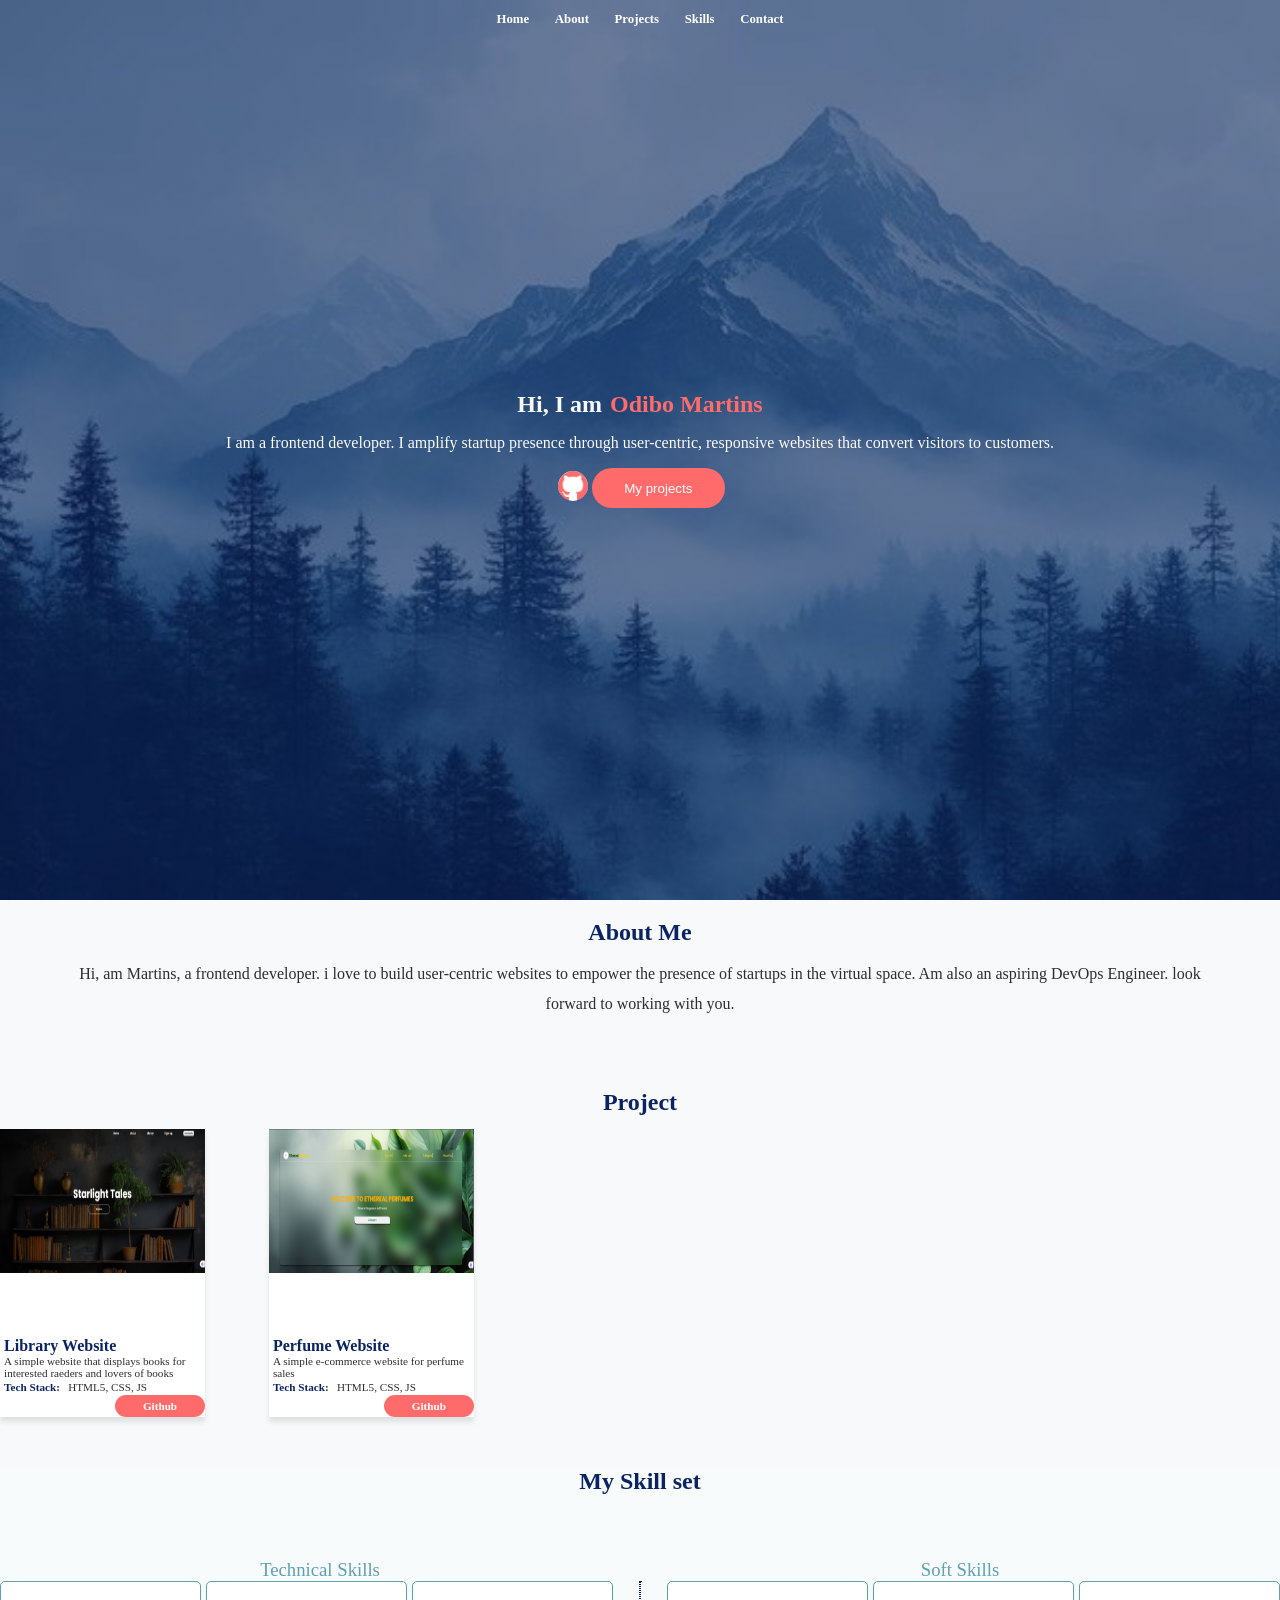
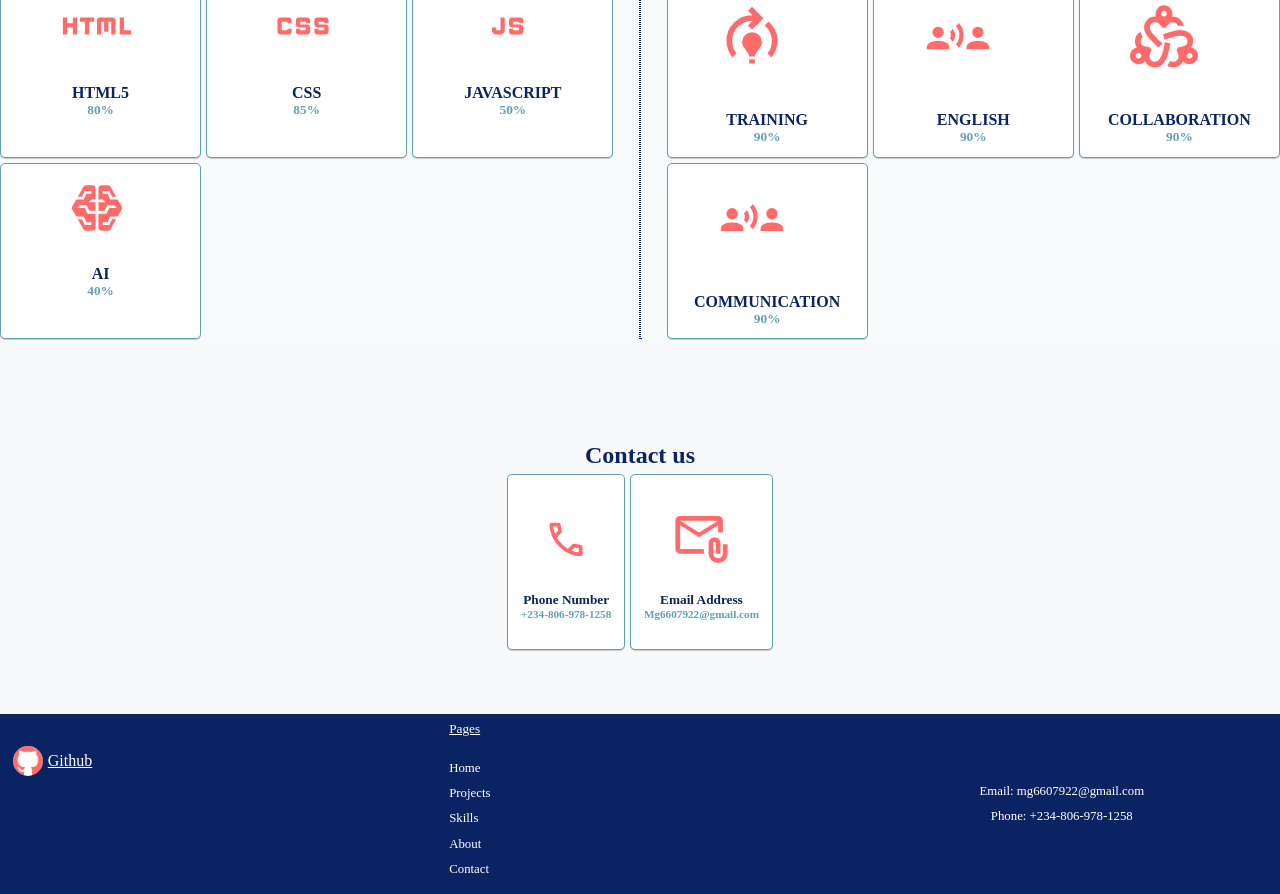
<file: index.html>
<!DOCTYPE html>
<html lang="en">
<head>
    <meta charset="UTF-8">
    <meta name="viewport" content="width=device-width, initial-scale=1.0">
    <title>My Portfolio</title>
    <link rel="stylesheet" href="style.css">
</head>
<body>
    <section class="hero-section" id="home">
        <nav>
            <!-- <h5>SSMB</h5> -->
            <a href="#home" class="links">Home</a>
            <a href="#about-me" class="links">About</a>
            <a href="#project" class="links">Projects</a>
            <a href="#skill-set" class="links">Skills</a>
            <a href="#contact" class="links">Contact</a>
        </nav>

       <div class="name-texts">
         <div class="name">
            <h1 id="greet">Hi, I am <h1 id="name">Odibo Martins</h1></h1>
         </div>
            <div class="texts">
                <p>I am a frontend developer. I amplify startup presence through user-centric, responsive websites that convert visitors to customers. </p>
            </div>
           <div class="project-icon-btn">
             <a href="https://github.com/Arjun-od"><img src="./images/XXFX9704.JPG" alt=""></a>
             <a href="#project" id="btn"><button>My projects</button></a>
           </div>
        </div>

        
    </section>
        <section id="about-me">
            <h2>About Me</h2>
             <div class="content">
                <div class="aside1">
                 <!-- <img src="./images/IMG_E3513.JPG" alt=""> -->
                </div>
                <div class="aside2">
                <p>Hi, am Martins, a frontend developer. i love to build user-centric websites to empower the presence of startups in the virtual space. Am also an aspiring DevOps Engineer. look forward to working with you.</p>
                <!-- <button>More</button> -->
                </div>
            </div>
        </section>

        <section id="project">
            <h2>Project</h2>
             <div class="projects" id="projects">
                <div class="card">
                    <img src="./images/library-website.png" alt="library-website">
                    <div class="title-etc">
                        <h4>Library Website</h4>
                        <p>A simple website that displays books for interested raeders and lovers of books</p>
                        <div class="text"><p id="tech">Tech Stack:</p><p>HTML5, CSS, JS</p></div>
                        <div class="btn"><a href="https://github.com/Arjun-od/Book-website/tree/master"><button>Github</button></a></div>
                    </div>
                </div>

                <div class="card">
                    <img src="./images/perfume_website.png" alt="perfume-website">
                    <div class="title-etc">
                        <h4>Perfume Website</h4>
                        <p>A simple e-commerce website for perfume sales</p>
                        <div class="text"><p id="tech">Tech Stack:</p><p>HTML5, CSS, JS</p></div>
                        <div class="btn"><a href="https://github.com/Arjun-od/Perfume-e-commerce-site"><button>Github</button></a></div>
                    </div>
                </div>
            </div>
        </div>
        </section>

        <section id="skill-set">
            <h2>My Skill set</h2>
            <div class="skills-header">
                    <h3 id="tech-skill">Technical Skills</h3>
                    <h3 id="soft-skills">Soft Skills</h3>
                </div>

            <div class="skills">
                <div class="tech-skills">
                  <div class="tech-card">
                    <img src="./images/html_29dp_FF6B6B_FILL0_wght400_GRAD0_opsz24.svg" alt="html-logo">
                        <p>HTML5</p>
                        <button>80%</button>
                  </div>
                  <div class="tech-card">
                    <img src="./images/css_29dp_FF6B6B_FILL0_wght400_GRAD0_opsz24.svg" alt="css-image">
                        <p>CSS</p>
                        <button>85%</button>
                  </div>
                  <div class="tech-card">
                    <img src="./images/javascript_29dp_FF6B6B_FILL0_wght400_GRAD0_opsz24.svg" alt="js-logo">
                        <p>JAVASCRIPT</p>
                        <button>50%</button>
                  </div>
                  <div class="tech-card">
                    <img src="./images/network_intelligence_29dp_FF6B6B_FILL0_wght400_GRAD0_opsz24.svg" alt="Ai image">
                        <p>AI</p>
                        <button>40%</button>
                  </div>
                </div>

                <div class="vertical-line"></div>

                <div class="soft-skills">
                  <div class="soft-skill-card">
                        <img src="./images/model_training_29dp_FF6B6B_FILL0_wght400_GRAD0_opsz24.svg" alt="">
                        <p>TRAINING</p>
                        <button>90%</button>
                  </div>
                  <div class="soft-skill-card">
                        <img src="./images/communication_29dp_FF6B6B_FILL0_wght400_GRAD0_opsz24.svg" alt="">
                        <p>ENGLISH</p>
                        <button>90%</button>
                  </div>
                  <div class="soft-skill-card">
                        <img src="./images/diversity_2_29dp_FF6B6B_FILL0_wght400_GRAD0_opsz24 (1).svg" alt="">
                        <p>COLLABORATION</p>
                        <button>90%</button>
                  </div>
                  <div class="soft-skill-card">
                        <img src="./images/communication_29dp_FF6B6B_FILL0_wght400_GRAD0_opsz24.svg" alt="">
                        <p>COMMUNICATION</p>
                        <button>90%</button>
                  </div>
                </div>
            </div>
        </section>

        <section id="contact">
            <h2>Contact us</h2>
            <div class="contact-card">
                <div class="contacts">
                     <a href=""><img src="./images/call_24dp_FF6B6B_FILL0_wght400_GRAD0_opsz24.svg" alt=""></a>
                    <h5>Phone Number</h5>
                    <p>+234-806-978-1258</p>
                </div>
                <div class="contacts">
                    <a href=""><img src="./images/attach_email_24dp_FF6B6B_FILL0_wght400_GRAD0_opsz24.svg" alt=""></a>
                    <h5>Email Address</h5>
                    <p>Mg6607922@gmail.com</p>
                </div>
                </div>
        </section>

        <section id="footer">
            <div class="media-logo">
                <li><label for="Github"><img src="./images/XXFX9704.JPG" alt="Github logo"></label><a href="https://github.com/Arjun-od" id="Github">Github</a></li>
            </div>
            <div class="Page-ctn">
                <h5>Pages</h5>
                <div class="Page">
               <nav>
                    <a href="#home">Home</a>
                    <a href="#project">Projects</a>
                    <a href="#skill-set">Skills</a>
                    <a href="#about-me">About</a>
                    <a href="#contact">Contact</a>
               </nav>
            </div>
            </div>
            <div class="contact-us">
                 <ul>
                    <li>Email: mg6607922@gmail.com</li>
                    <l1>Phone: +234-806-978-1258</l1>
                 </ul>
            </div>
        </section>
    <script src="script.js"></script>
</body>
</html>
</file>
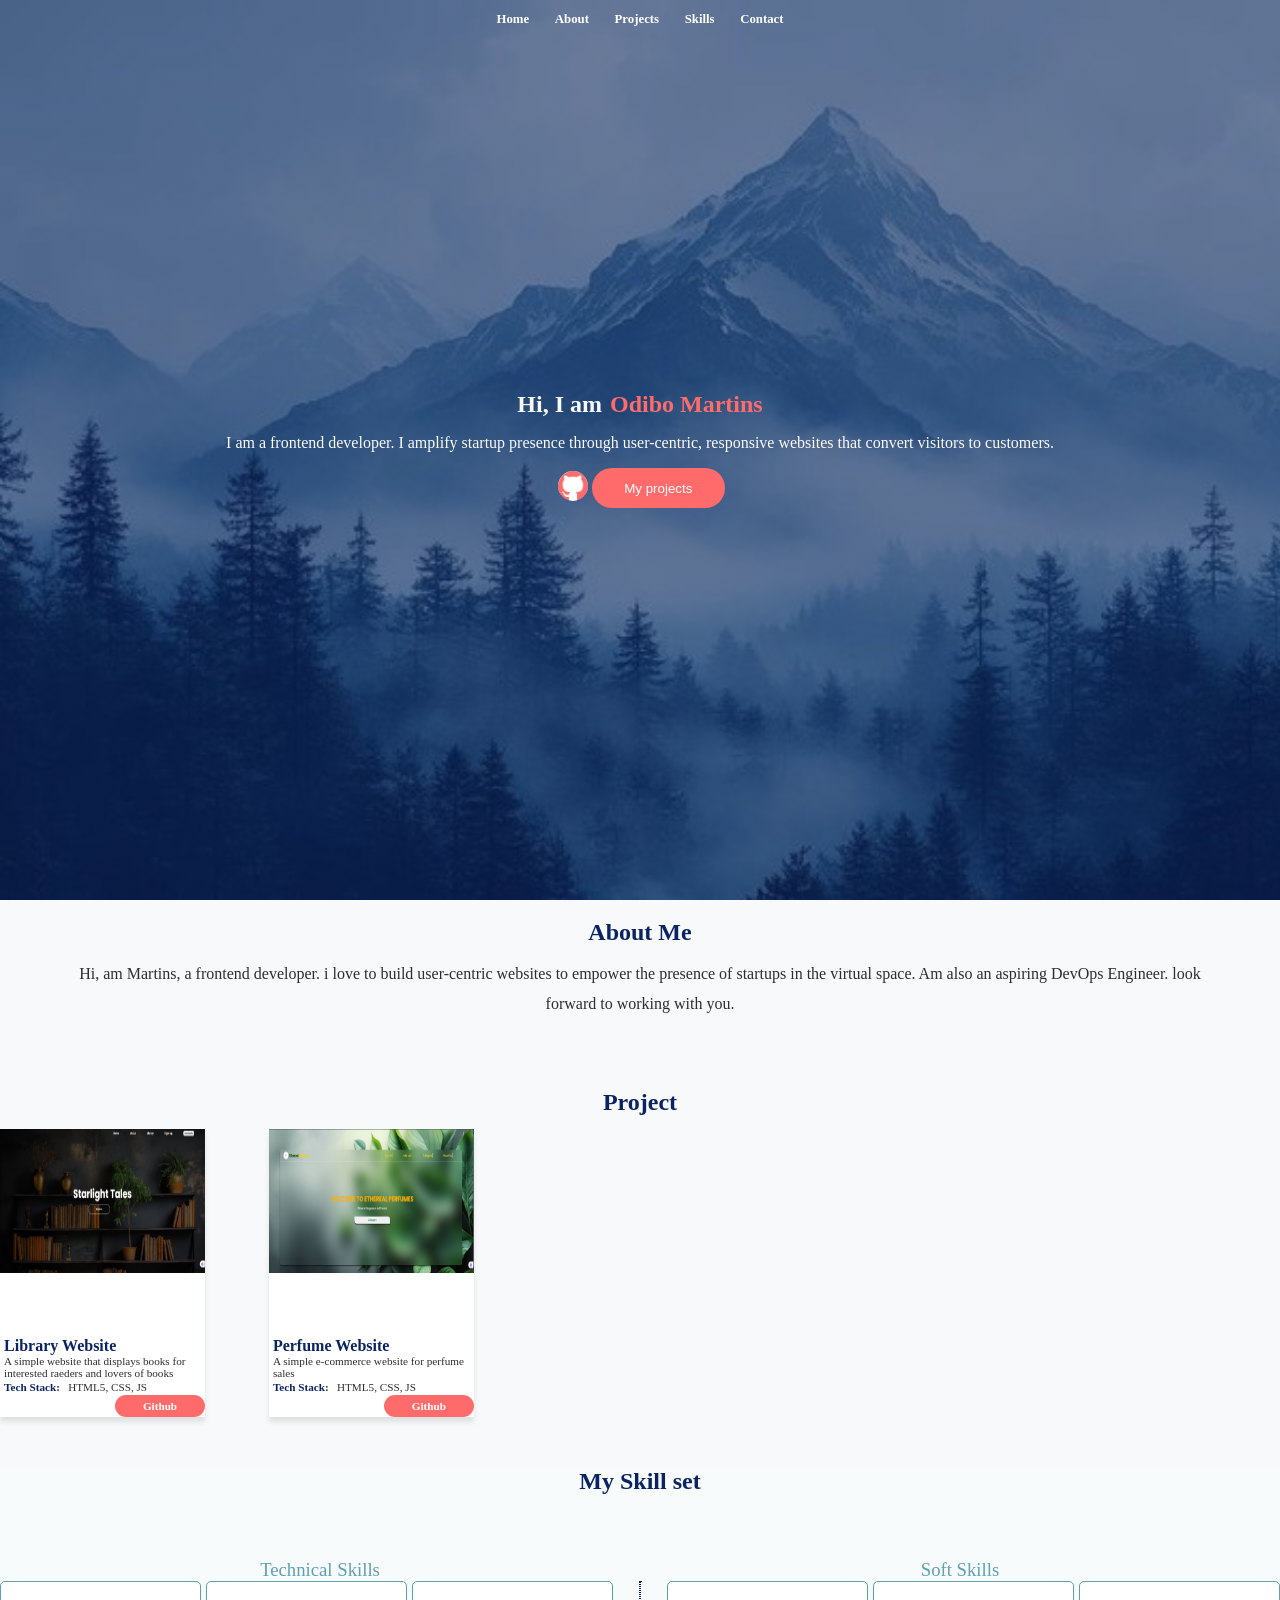
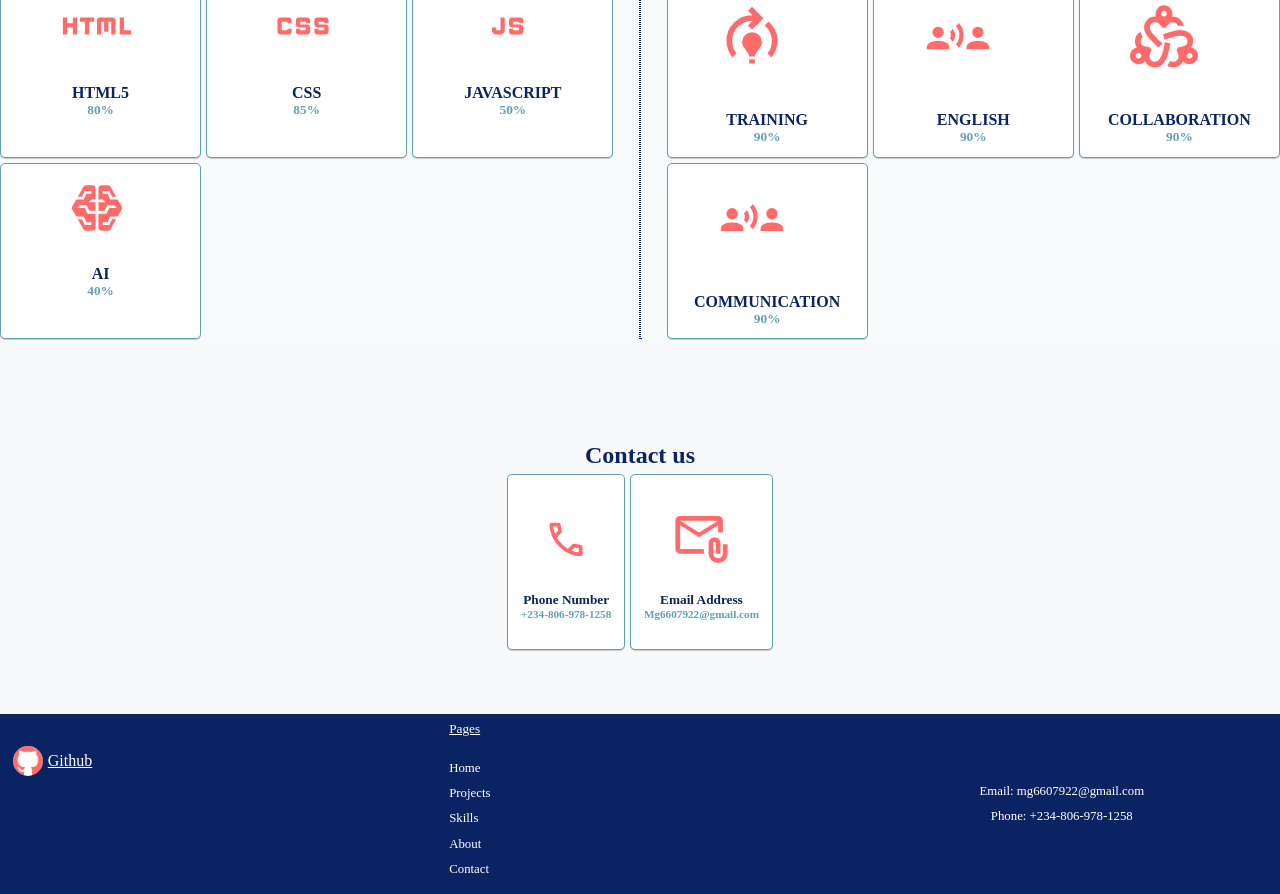
<file: home.html>
<!DOCTYPE html>
<html lang="en">
<head>
    <meta charset="UTF-8">
    <meta name="viewport" content="width=device-width, initial-scale=1.0">
    <title>My Portfolio</title>
    <link rel="stylesheet" href="./home.css">
</head>
<body>
    <section class="hero-section" id="home">
        <nav>
            <!-- <h5>SSMB</h5> -->
            <a href="#home" class="links">Home</a>
            <a href="#about-me" class="links">About</a>
            <a href="#project" class="links">Projects</a>
            <a href="#skill-set" class="links">Skills</a>
            <a href="#contact" class="links">Contact</a>
        </nav>

       <div class="name-texts">
         <div class="name">
            <h1 id="greet">Hi, I am <h1 id="name">Odibo Martins</h1></h1>
         </div>
            <div class="texts">
                <p>I am a frontend developer. I amplify startup presence through user-centric, responsive websites that convert visitors to customers. </p>
            </div>
           <div class="project-icon-btn">
             <a href="https://github.com/Arjun-od"><img src="./images/XXFX9704.JPG" alt=""></a>
             <a href="#project" id="btn"><button>My projects</button></a>
           </div>
        </div>

        
    </section>
        <section id="about-me">
            <h2>About Me</h2>
             <div class="content">
                <div class="aside1">
                 <!-- <img src="./images/IMG_E3513.JPG" alt=""> -->
                </div>
                <div class="aside2">
                <p>Hi, am Martins, a frontend developer. i love to build user-centric websites to empower the presence of startups in the virtual space. Am also an aspiring DevOps Engineer. look forward to working with you.</p>
                <!-- <button>More</button> -->
                </div>
            </div>
        </section>

        <section id="project">
            <h2>Project</h2>
             <div class="projects" id="projects">
                <div class="card">
                    <img src="./images/library-website.png" alt="library-website">
                    <div class="title-etc">
                        <h4>Library Website</h4>
                        <p>A simple website that displays books for interested raeders and lovers of books</p>
                        <div class="text"><p id="tech">Tech Stack:</p><p>HTML5, CSS, JS</p></div>
                        <div class="btn"><a href="https://github.com/Arjun-od/Book-website/tree/master"><button>Github</button></a></div>
                    </div>
                </div>

                <div class="card">
                    <img src="./images/perfume_website.png" alt="perfume-website">
                    <div class="title-etc">
                        <h4>Perfume Website</h4>
                        <p>A simple e-commerce website for perfume sales</p>
                        <div class="text"><p id="tech">Tech Stack:</p><p>HTML5, CSS, JS</p></div>
                        <div class="btn"><a href="https://github.com/Arjun-od/Perfume-e-commerce-site"><button>Github</button></a></div>
                    </div>
                </div>
            </div>
        </div>
        </section>

        <section id="skill-set">
            <h2>My Skill set</h2>
            <div class="skills-header">
                    <h3 id="tech-skill">Technical Skills</h3>
                    <h3 id="soft-skills">Soft Skills</h3>
                </div>

            <div class="skills">
                <div class="tech-skills">
                  <div class="tech-card">
                    <img src="./images/html_29dp_FF6B6B_FILL0_wght400_GRAD0_opsz24.svg" alt="html-logo">
                        <p>HTML5</p>
                        <button>80%</button>
                  </div>
                  <div class="tech-card">
                    <img src="./images/css_29dp_FF6B6B_FILL0_wght400_GRAD0_opsz24.svg" alt="css-image">
                        <p>CSS</p>
                        <button>85%</button>
                  </div>
                  <div class="tech-card">
                    <img src="./images/javascript_29dp_FF6B6B_FILL0_wght400_GRAD0_opsz24.svg" alt="js-logo">
                        <p>JAVASCRIPT</p>
                        <button>50%</button>
                  </div>
                  <div class="tech-card">
                    <img src="./images/network_intelligence_29dp_FF6B6B_FILL0_wght400_GRAD0_opsz24.svg" alt="Ai image">
                        <p>AI</p>
                        <button>40%</button>
                  </div>
                </div>

                <div class="vertical-line"></div>

                <div class="soft-skills">
                  <div class="soft-skill-card">
                        <img src="./images/model_training_29dp_FF6B6B_FILL0_wght400_GRAD0_opsz24.svg" alt="">
                        <p>TRAINING</p>
                        <button>90%</button>
                  </div>
                  <div class="soft-skill-card">
                        <img src="./images/communication_29dp_FF6B6B_FILL0_wght400_GRAD0_opsz24.svg" alt="">
                        <p>ENGLISH</p>
                        <button>90%</button>
                  </div>
                  <div class="soft-skill-card">
                        <img src="./images/diversity_2_29dp_FF6B6B_FILL0_wght400_GRAD0_opsz24 (1).svg" alt="">
                        <p>COLLABORATION</p>
                        <button>90%</button>
                  </div>
                  <div class="soft-skill-card">
                        <img src="./images/communication_29dp_FF6B6B_FILL0_wght400_GRAD0_opsz24.svg" alt="">
                        <p>COMMUNICATION</p>
                        <button>90%</button>
                  </div>
                </div>
            </div>
        </section>

        <section id="contact">
            <h2>Contact us</h2>
            <div class="contact-card">
                <div class="contacts">
                     <a href=""><img src="./images/call_24dp_FF6B6B_FILL0_wght400_GRAD0_opsz24.svg" alt=""></a>
                    <h5>Phone Number</h5>
                    <p>+234-806-978-1258</p>
                </div>
                <div class="contacts">
                    <a href=""><img src="./images/attach_email_24dp_FF6B6B_FILL0_wght400_GRAD0_opsz24.svg" alt=""></a>
                    <h5>Email Address</h5>
                    <p>Mg6607922@gmail.com</p>
                </div>
                </div>
        </section>

        <section id="footer">
            <div class="media-logo">
                <li><label for="Github"><img src="./images/XXFX9704.JPG" alt="Github logo"></label><a href="https://github.com/Arjun-od" id="Github">Github</a></li>
            </div>
            <div class="Page-ctn">
                <h5>Pages</h5>
                <div class="Page">
               <nav>
                    <a href="#home">Home</a>
                    <a href="#project">Projects</a>
                    <a href="#skill-set">Skills</a>
                    <a href="#about-me">About</a>
                    <a href="#contact">Contact</a>
               </nav>
            </div>
            </div>
            <div class="contact-us">
                 <ul>
                    <li>Email: mg6607922@gmail.com</li>
                    <l1>Phone: +234-806-978-1258</l1>
                 </ul>
            </div>
        </section>
    <script src="./home.js"></script>
</body>
</html>
</file>
<file: style.css>
*{
    box-sizing: border-box;
    margin: 0;
    padding: 0;
}

html{
    scroll-behavior: smooth;
}

body{
    padding: 0;
    background-color: #f8f9fa;
    margin: 0;
}

.hero-section{
    font-family: 'poppins';
    color: #fafafa;
    display: flex;
    height: 100vh;
    background: linear-gradient(rgba(10,36,99,0.6), rgba(10,36,99,0.6)),  url(./images/IMG_0174.JPG) no-repeat;
    background-size: cover;
    flex-direction: column;
}

h5{
    /* border: 2px solid; */
    align-content: center;
    width: 10%;
    color: rgb(255, 255, 255);
    margin-right: 1em;
}

nav{
    /* border: 2px solid; */
    color: #fafafa;
    font-family: 'poppins';
    font-size: 0.8rem;
    justify-content: center;
    font-weight: 600;
    align-items: center;
    width: 100%;
    display: flex;
    background-color: transparent;
    height: 3em;
    gap: 2em;
    box-sizing: border-box;
    /* padding: 0 1%; */
}

nav a{
    text-decoration: none;
    color: #ffffff;
    
}

nav a:hover{
    color: #ff6b6b;
}

nav a:active{
    animation: shake 0.5s ease  2 normal;
}

.hero-section .name-texts{
    /* border: 2px solid; */
    display: flex;
    gap: 1em;
    margin-top: 4%;
    height: 80%;
    align-items: center;
    padding: 0% 5% 0% 5%;
    text-align: center;
    flex-direction: column;
    justify-content: center;
}

.hero-section .name{
    /* border: 2px solid; */
    width: 100%;
    display: flex;
    justify-content: center;
    gap: 0.5em;
}

.hero-section .name #greet{
    /* border: 2px solid; */
    text-align: start;
    font-size: 1.8rem;
}

.hero-section .name #name{
    color: #ff6b6b;
    /* border: 2px solid; */
    text-align: start;
    font-size: 1.8rem;
}

.hero-section .texts p{
    font-weight: 100;
    text-align: center;
}

.hero-section .name-texts .project-icon-btn{
    /* border: 2px solid ; */
    align-items: center;
    display: flex;
    gap: 2%;
}

.hero-section .name-texts .project-icon-btn a:hover{
    transform: scale(1.1);
    transition: all 0.5s ease;
}

.hero-section .name-texts a img{
    width: 30px;
    height: 30px;
    border-radius: 50%;
}

.hero-section .name-texts button{
    width: 10em;
    height: 3em;
    border-radius: 20px;
    background-color: #ff6b6b;
    color: #ffffff;
    font-weight: 500;
    border: none;
}

.hero-section .name-texts  button:hover{
    color: rgb(255, 107, 107);
    background-color: #ffffff;
    transform: scale(0.9);
}


/* about me section */
#about-me{
    /* min-height: auto; */
    /* border: 3px solid blue; */
    font-family: 'poppins';
    text-align: center;
    background-color: #f8f9fa;
    color: #2e2e2e;
    padding: 6px 0;
    height: auto;
    margin-bottom: 5%;
}

#about-me h2{
    /* margin: 3%; */
    color: #0a2463;
    margin: 1% 0;
}
.content{
    display:flex;
    height: 80%;
}

/* #about-me .content .aside1{
    border: 2px solid rgb(54, 4, 4);
    width: 20%;
    height: 100%;
} */

/* #about-me .content .aside1 img{
    width: 100%;
    height: 100%;
    /* border-radius: 50%; */
    /* border: 4px solid; */
} */

#about-me .content .aside2{
    width: 50%;
    font-size: 0.8rem;
    text-align: center;
    align-items: center;
    display: flex;
    flex-direction: column;
    justify-content: center;
}

#about-me .content .aside2 p{
    line-height: 1.9rem;
    font-weight: 400;
    margin: 0% 5%;
}

#about-me .content .aside2 button{
    width: 10em;
    height: 3em;
    border-radius: 20px;
    background-color: #ff6b6b;
    color: #ffffff;
    font-weight: 500;border: none;
    margin-top: 2%;
}

#about-me .content .aside2 button:hover{
    color: rgb(255, 107, 107);
    background-color: #ffffff;
    border: 1px solid;
}

/* project section */

#project{
    max-height: auto;
}

#project h2{
    text-align: center;
    color: #0a2463;
    font-family: 'poppins';
    margin-bottom: 1%;
}

#project .projects{
    display: grid;
    grid-template-columns: repeat(auto-fill, minmax(200px, 1fr));
    gap: 4em;
    /* border: 2px solid; */
    background-color: #f8f9fa;
    color: #0a2463;
    box-sizing: border-box;
    transition: all 0.5s ease normal;
    opacity: 0;
    transform: translateY(50px);
    
}

#project .project-move{
    transform: translateY(0px);
    transition: all 0.5s ease normal;
    opacity: 1;
    display: grid;
    /* border: 2px solid; */
}


#project .projects .card{
    /* border: 2px solid; */
    height: 15em;
    box-shadow: 0px 5px 5px rgba(0, 0, 0, 0.1);
    background-color: #ffffff;
    transition: all 0.5s ease normal;
    font-family: 'poppins';
    display: flex;
    flex-direction: column;
}

#project .projects .card img{
   flex: 1;
}

#project .projects .card .title-etc{
    /* border: 2px solid; */
    justify-content: flex-end;
    display: flex;
    flex-direction: column;
    flex: 1;
}

#project .projects .card .title-etc .text{
    display: flex;
    margin-top: 1%;
}

#project .projects .card .title-etc .text #tech{
    color: #0a2463;
    font-weight: 600;
}


#project .projects .card .title-etc .btn{
    display: flex;
    justify-content: flex-end;
}

#project .projects .card h4{
    margin-left: 2%;
}

#project .projects .card p{
    font-size: 0.7rem;
    margin: 0% 2%;
}



#project .projects .card button{
    width: 8em;
    height: 2em;
    border-radius: 20px;
    background-color: #ff6b6b;
    color: #ffffff;
    font-weight: 600;
    border: none;
    font-size: 0.7rem;
    box-sizing: border-box;
    font-family: 'poppins';
    margin-top: 2%;  
}


#project .projects .card button:hover{
    color: rgb(255, 107, 107);
    background-color: #ffffff;
    border: 1px solid ;
}



.animate-card{
    animation: move 1s  ease-in-out normal;
}


#project .projects .card p{
    color: #2e2e2e;
}


/* skill-set region */

#skill-set{
    color: #0a2463;
    font-family: 'poppins';
    /* border: 2px solid red; */
    margin-top: 4%;
    background-color: #f8fbfc;
}

#skill-set h2{
    text-align: center;
    margin-bottom: 5%;
}

#skill-set .skills{
    display: grid;
    grid-template-columns: 1fr auto 1fr;
    min-height: auto;
    gap: 2%;
    /* border: 2px solid red; */
}


#skill-set .skills .soft-skills{
    height: auto;
    /* border: 2px solid red; */
    display: grid;
    grid-template-columns: repeat(auto-fill, minmax(150px, 1fr));
    gap: 5px;
    box-sizing: border-box;
}

#skill-set .skills .soft-skills .soft-skill-card{
    box-shadow: 0px 1px 1px rgba(0, 0, 0, 0.2);
    height: auto;
    border: 1px solid #61a0af;
    box-sizing: border-box;
    padding: 1%;
    display: flex;
    flex-direction: column;
    border-radius: 5px;
    background-color: #ffffff;
}

#skill-set .skills .soft-skills .soft-skill-card img{
    height: 40%;
    /* border: 2px solid; */
    width: 40%;
    background-color: transparent;
    margin-left: 22%;
    margin-top: 10%;
}

#skill-set .skills .soft-skills .soft-skill-card button{
    width: 100%;
    background-color: transparent;
    color: #61a0af;
    border-radius: 20px;
    border: none;
    font-weight: 600;
    font-family: 'poppins';
}

#skill-set .skills .soft-skills .soft-skill-card p{
    font-weight: 600;
    text-align: center;
    margin-top: 20%;
}




/* tech skill region */

#skill-set .skills .tech-skills{
    height: auto;
    /* border: 2px solid red; */
    display: grid;
    grid-template-columns: repeat(auto-fill, minmax(150px, 1fr));
    gap: 5px;
    box-sizing: border-box;
    justify-self: auto;
}

#skill-set .skills .tech-skills .tech-card{
    box-shadow: 0px 1px 1px rgba(0, 0, 0, 0.2);
    height: auto;
    border: 1px solid #61a0af;
    box-sizing: border-box;
    padding: 1%;
    display: flex;
    flex-direction: column;
    border-radius: 5px;
    background-color: #ffffff;
}

#skill-set .skills .tech-skills .tech-card button{
    width: 100%;
    background-color: transparent;
    color: #61a0af;
    border-radius: 20px;
    border: none;
    font-weight: 600;
    font-family: 'poppins';
    /* height: 1em; */
}

#skill-set .skills .tech-skills .tech-card img{
    height: 40%;
    /* border: 2px solid; */
    width: 40%;
    background-color: transparent;
    margin-left: 28%;
    margin-top: 4%;
}

#skill-set .skills .tech-skills .tech-card p{
    font-weight: 600;
    text-align: center;
    margin-top: 12%;
}


#skill-set  .skills-header{
    display: flex;
    /* border: 2px solid; */
}

#skill-set  .skills-header #tech-skill,
#skill-set  .skills-header #soft-skills{
    flex: 1;
    text-align: center;
    color: #61a0af;
    font-weight: 400;
}

#skill-set .skills .vertical-line{
    border: 1px dotted #0a2463;
}


/* contact region */

#contact{
    /* border: 2px solid blue; */
    display: grid;
    gap: 5px;
    box-sizing: border-box;
    font-family: 'poppins';
    margin-top: 8%;
}

#contact h2{
    text-align: center;
    color: #0a2463;
}

#contact .contact-card{
    /* border: 2px solid blue; */
    display: grid;
    grid-template-columns: repeat(auto-fill, minmax(150px, 1fr));
    gap: 5px;
    box-sizing: border-box;
}

#contact .contact-card .contacts{
    box-shadow: 0px 1px 1px rgba(0, 0, 0, 0.2);
    height: 11em;
    border: 1px solid #61a0af;
    box-sizing: border-box;
    padding: 1%;
    display: flex;
    flex-direction: column;
    border-radius: 5px;
    background-color: #ffffff;
    align-items: center;
    /* justify-content: center; */
    transition: all 0.5s 2 ease;
}

/* #contact .contact-card .contacts:hover{} */

#contact .contact-card .contacts a{
    /* border: 2px solid blue; */
    height: 70%;
    width: 70%;
    justify-content: center;
    align-items: center;
    display: flex;
    
}

#contact .contact-card .contacts a img:hover{
  animation: turn 0.5s 2 normal ease;
}

#contact .contact-card .contacts a img{
    width: 70%;
    height: 70%;
}

#contact .contact-card .contacts:nth-child(3) a img{
    width: 80%;
    height: 75%;
}

#contact .contact-card .contacts h5{
    color: #0a2463;
    /* border: 2px solid red; */
    width: 100%;
    margin: 0;
    text-align: center;
}

#contact .contact-card .contacts p{
    color: #61a0af;
    font-weight: 600;
    text-align: center;
    font-size: 0.7rem;
}


/* footer section */

#footer{
    height: 20vh;
    display: flex;
    background-color: #0a2463;
    color: #ffffff;
    font-family: 'poppins';
    margin-top: 5%;
}

#footer .media-logo ,.Page-ctn ,.contact-us{
    margin-right: 1%;
    /* border: 2px solid; */
    width: 50%;
}


#footer .media-logo{
    padding: 1%;
    box-sizing: border-box;
}

#footer .media-logo li{
    list-style-type: none;
    /* border: 2px solid white; */
    display: flex;
    align-items: center;
    gap: 5px;
    font-family: 'poppins';
    margin-top: 5%;
}

#footer .media-logo a{
    color: white;
}

#footer .media-logo a:hover{
    color: #ff6b6b;
}

#footer .media-logo label{
    justify-content: center;
    align-items: center;
    height: 30px;
}

#footer .media-logo label img{
    width: 30px;
    height: 30px;
    border-radius: 50%;
}

#footer .Page-ctn{
    display: flex;
    flex-direction: column; 
}

#footer .Page-ctn h5{
    /* border: 2px solid red; */
    text-decoration: underline;
    flex: 0.2;
    font-weight: 500;
    margin-left: 4%;
}

#footer .Page-ctn .Page{
    justify-content: center;
    align-items: center;
    display: flex;
    box-sizing: border-box;
    flex: 1;
}

#footer .Page-ctn .Page nav{
    display: flex;
    flex-direction: column;
    gap: 0.8em;
    align-items: baseline;
    margin-left: 4%;
    margin-top: 0;
}

#footer .Page-ctn .Page nav a{
    margin: 0px;
    color: rgb(255, 255, 255);
    font-weight: 200;
}

#footer .Page-ctn .Page nav a:hover{
    color: #ff6b6b;
    animation: none;
}


#footer .contact-us ul{
    /* border: 2px solid purple; */
    height: 100%;
    text-align: center;
    justify-content: center;
    display: flex;
    flex-direction: column;
    gap: 0.8em;
    font-size: 0.8rem;
}

#footer .contact-us ul li{
    list-style-type: none;
    font-weight: 200;
    
    
}




@media screen and (min-width:1420px){
    #skill-set .skills .tech-skills{
    height: auto;
    /* border: 2px solid rgb(56, 221, 14); */
    display: flex;
    /* grid-template-columns: repeat(auto-fill, minmax(150px, 1fr)); */
    gap: 5px;
    box-sizing: border-box;
    justify-content: center;
    /* justify-self: auto; */
  }

  #skill-set .skills .tech-skills .tech-card{
    box-shadow: 0px 1px 1px rgba(0, 0, 0, 0.2);
    height: auto;
    border: 1px solid #61a0af;
    box-sizing: border-box;
    padding: 1%;
    display: flex;
    flex-direction: column;
    border-radius: 5px;
    background-color: #ffffff;
    flex: 0 0 24%;
}

#skill-set .skills .soft-skills{
    height: auto;
    /* border: 2px solid red; */
    display: flex;
    /* grid-template-columns: repeat(auto-fill, minmax(150px, 1fr)); */
    gap: 5px;
    box-sizing: border-box;
  }

#skill-set .skills .soft-skills .soft-skill-card{
    box-shadow: 0px 1px 1px rgba(0, 0, 0, 0.2);
    height: auto;
    border: 1px solid #61a0af;
    box-sizing: border-box;
    padding: 1%;
    display: flex;
    flex-direction: column;
    border-radius: 5px;
    background-color: #ffffff;
    flex: 0 0 24%;
  }

#contact .contact-card{
    /* border: 2px solid blue; */
    display: flex;
    /* grid-template-columns: repeat(auto-fill, minmax(150px, 1fr)); */
    gap: 5px;
    box-sizing: border-box;
    justify-content: center;
}


#footer .media-logo {
    justify-content: center;
    align-items: center;
    display: flex;
    gap: 25px;
}

#footer .Page-ctn h5{
    /* border: 2px solid; */
    margin-top: 8%;
}

#footer .Page-ctn .Page{
    /* border: 2px solid; */
}

#footer .Page-ctn .Page nav{
    display: inline;
    box-sizing: border-box;
    /* border: 2px solid; */
    /* height: 70%; */
   
}

#footer .Page-ctn .Page nav a{
    margin: 3%;
}

#project .projects{
    display: grid;
    grid-template-columns: repeat(auto-fill, minmax(200px, 1fr));
    gap: 15px;
    /* border: 2px solid; */
    background-color: #f8f9fa;
    color: #0a2463;
    box-sizing: border-box;
    transition: all 0.5s ease normal;
    opacity: 0;
    transform: translateY(50px);
    padding-left:  34%;
}

#project .project-move{
    transform: translateY(0px);
    transition: all 0.5s ease normal;
    opacity: 1;
    display: grid;
    /* border: 2px solid; */
}


#project .projects .card{
    /* border: 2px solid; */
    height: 15em;
    box-shadow: 0px 5px 5px rgba(0, 0, 0, 0.1);
    background-color: #ffffff;
    transition: all 0.5s ease normal;
}


}


@media screen and (min-width:712px){
    #contact .contact-card{
    /* border: 2px solid blue; */
    display: flex;
    /* grid-template-columns: repeat(auto-fill, minmax(150px, 1fr)); */
    gap: 5px;
    box-sizing: border-box;
    justify-content: center;
}
}


@media screen and (min-width:360px){
    .hero-section .name{
    /* border: 2px solid; */
    width: 100%;
    display: flex;
    justify-content: center;
    gap: 0.5em;
}

.hero-section .name #greet{
    /* border: 2px solid; */
    text-align: start;
    font-size: 1.5rem;
}

.hero-section .name #name{
    color: #ff6b6b;
    /* border: 2px solid; */
    text-align: start;
    font-size: 1.5rem;
}

#project .projects .card{
    /* border: 2px solid; */
    height: 18em;
    box-shadow: 0px 5px 5px rgba(0, 0, 0, 0.1);
    background-color: #ffffff;
    transition: all 0.5s ease normal;
}



}

@media screen and (max-width:360px){
    .hero-section .name{
    /* border: 2px solid; */
    width: 100%;
    display: flex;
    justify-content: center;
    gap: 0.5em;
}

.hero-section .name #greet{
    /* border: 2px solid; */
    text-align: start;
    font-size: 1.5rem;
}

.hero-section .name #name{
    color: #ff6b6b;
    /* border: 2px solid; */
    text-align: start;
    font-size: 1.5rem;
 }

#footer .contact-us ul{
    /* border: 2px solid purple; */
    height: 100%;
    text-align: center;
    justify-content: center;
    display: flex;
    flex-direction: column;
    gap: 0.8em;
    font-size: 0.6rem;
}

#footer .media-logo li{
    align-items: center;
    display: flex;
    box-sizing: border-box;
}

#footer .media-logo a{
    color: white;
    font-size: 0.7rem;
}

#footer .media-logo label img{
    width: 20px;
    height: 20px;
    border-radius: 50%;
    margin-top: 5px;
}

#footer .Page-ctn{
    font-size: 0.7rem;
}

#footer .Page-ctn .Page nav a{
    margin: 0px;
    color: rgb(255, 255, 255);
    font-weight: 200;
    font-size: 0.7rem;
}



}


@keyframes move{
    0%{
          transform: scale(0.9)  rotateZ(0deg);
          
    }

    25%{
       
        transform: scale(1.01)   rotateZ(20deg);
           
    }

    50%{

        transform: scale(1.01)  rotateZ(20deg); 
           
    }

    100%{
        transform: scale(1) rotateZ(0deg);
    }
}


@keyframes shake{
    0%{
        transform: translateX(5px);
        transform: translateY(5px);
    }

    25%{
        transform: translateX(-5px);
    }

    50%{
        transform: translateX(5px);  
    }

    100%{
        transform: translateX(-5px);
    }
}

@keyframes turn{
    0%{
      transform: scale(0.9)  rotateZ(0deg);
    }

    25%{
        transform: scale(1.01)   rotateZ(20deg);
    }

    50%{
        transform: scale(1.01)  rotateZ(20deg);  
    }

    100%{
        transform: scale(1) rotateZ(0deg);
    }
}
</file>
<file: home.css>
*{
    box-sizing: border-box;
    margin: 0;
    padding: 0;
}

html{
    scroll-behavior: smooth;
}

body{
    padding: 0;
    background-color: #f8f9fa;
    margin: 0;
}

.hero-section{
    font-family: 'poppins';
    color: #fafafa;
    display: flex;
    height: 100vh;
    background: linear-gradient(rgba(10,36,99,0.6), rgba(10,36,99,0.6)),  url(./images/IMG_0174.JPG) no-repeat;
    background-size: cover;
    flex-direction: column;
}

h5{
    /* border: 2px solid; */
    align-content: center;
    width: 10%;
    color: rgb(255, 255, 255);
    margin-right: 1em;
}

nav{
    /* border: 2px solid; */
    color: #fafafa;
    font-family: 'poppins';
    font-size: 0.8rem;
    justify-content: center;
    font-weight: 600;
    align-items: center;
    width: 100%;
    display: flex;
    background-color: transparent;
    height: 3em;
    gap: 2em;
    box-sizing: border-box;
    /* padding: 0 1%; */
}

nav a{
    text-decoration: none;
    color: #ffffff;
    
}

nav a:hover{
    color: #ff6b6b;
}

nav a:active{
    animation: shake 0.5s ease  2 normal;
}

.hero-section .name-texts{
    /* border: 2px solid; */
    display: flex;
    gap: 1em;
    margin-top: 4%;
    height: 80%;
    align-items: center;
    padding: 0% 5% 0% 5%;
    text-align: center;
    flex-direction: column;
    justify-content: center;
}

.hero-section .name{
    /* border: 2px solid; */
    width: 100%;
    display: flex;
    justify-content: center;
    gap: 0.5em;
}

.hero-section .name #greet{
    /* border: 2px solid; */
    text-align: start;
    font-size: 1.8rem;
}

.hero-section .name #name{
    color: #ff6b6b;
    /* border: 2px solid; */
    text-align: start;
    font-size: 1.8rem;
}

.hero-section .texts p{
    font-weight: 100;
    text-align: center;
}

.hero-section .name-texts .project-icon-btn{
    /* border: 2px solid ; */
    align-items: center;
    display: flex;
    gap: 2%;
}

.hero-section .name-texts .project-icon-btn a:hover{
    transform: scale(1.1);
    transition: all 0.5s ease;
}

.hero-section .name-texts a img{
    width: 30px;
    height: 30px;
    border-radius: 50%;
}

.hero-section .name-texts button{
    width: 10em;
    height: 3em;
    border-radius: 20px;
    background-color: #ff6b6b;
    color: #ffffff;
    font-weight: 500;
    border: none;
}

.hero-section .name-texts  button:hover{
    color: rgb(255, 107, 107);
    background-color: #ffffff;
    transform: scale(0.9);
}


/* about me section */
#about-me{
    /* min-height: auto; */
    /* border: 3px solid blue; */
    font-family: 'poppins';
    text-align: center;
    background-color: #f8f9fa;
    color: #2e2e2e;
    padding: 6px 0;
    height: auto;
    margin-bottom: 5%;
}

#about-me h2{
    /* margin: 3%; */
    color: #0a2463;
    margin: 1% 0;
}
.content{
    display:flex;
    height: 80%;
}

/* #about-me .content .aside1{
    border: 2px solid rgb(54, 4, 4);
    width: 20%;
    height: 100%;
} */

/* #about-me .content .aside1 img{
    width: 100%;
    height: 100%;
    /* border-radius: 50%; */
    /* border: 4px solid; */
} */

#about-me .content .aside2{
    width: 50%;
    font-size: 0.8rem;
    text-align: center;
    align-items: center;
    display: flex;
    flex-direction: column;
    justify-content: center;
}

#about-me .content .aside2 p{
    line-height: 1.9rem;
    font-weight: 400;
    margin: 0% 5%;
}

#about-me .content .aside2 button{
    width: 10em;
    height: 3em;
    border-radius: 20px;
    background-color: #ff6b6b;
    color: #ffffff;
    font-weight: 500;border: none;
    margin-top: 2%;
}

#about-me .content .aside2 button:hover{
    color: rgb(255, 107, 107);
    background-color: #ffffff;
    border: 1px solid;
}

/* project section */

#project{
    max-height: auto;
}

#project h2{
    text-align: center;
    color: #0a2463;
    font-family: 'poppins';
    margin-bottom: 1%;
}

#project .projects{
    display: grid;
    grid-template-columns: repeat(auto-fill, minmax(200px, 1fr));
    gap: 4em;
    /* border: 2px solid; */
    background-color: #f8f9fa;
    color: #0a2463;
    box-sizing: border-box;
    transition: all 0.5s ease normal;
    opacity: 0;
    transform: translateY(50px);
    
}

#project .project-move{
    transform: translateY(0px);
    transition: all 0.5s ease normal;
    opacity: 1;
    display: grid;
    /* border: 2px solid; */
}


#project .projects .card{
    /* border: 2px solid; */
    height: 15em;
    box-shadow: 0px 5px 5px rgba(0, 0, 0, 0.1);
    background-color: #ffffff;
    transition: all 0.5s ease normal;
    font-family: 'poppins';
    display: flex;
    flex-direction: column;
}

#project .projects .card img{
   flex: 1;
}

#project .projects .card .title-etc{
    /* border: 2px solid; */
    justify-content: flex-end;
    display: flex;
    flex-direction: column;
    flex: 1;
}

#project .projects .card .title-etc .text{
    display: flex;
    margin-top: 1%;
}

#project .projects .card .title-etc .text #tech{
    color: #0a2463;
    font-weight: 600;
}


#project .projects .card .title-etc .btn{
    display: flex;
    justify-content: flex-end;
}

#project .projects .card h4{
    margin-left: 2%;
}

#project .projects .card p{
    font-size: 0.7rem;
    margin: 0% 2%;
}



#project .projects .card button{
    width: 8em;
    height: 2em;
    border-radius: 20px;
    background-color: #ff6b6b;
    color: #ffffff;
    font-weight: 600;
    border: none;
    font-size: 0.7rem;
    box-sizing: border-box;
    font-family: 'poppins';
    margin-top: 2%;  
}


#project .projects .card button:hover{
    color: rgb(255, 107, 107);
    background-color: #ffffff;
    border: 1px solid ;
}



.animate-card{
    animation: move 1s  ease-in-out normal;
}


#project .projects .card p{
    color: #2e2e2e;
}


/* skill-set region */

#skill-set{
    color: #0a2463;
    font-family: 'poppins';
    /* border: 2px solid red; */
    margin-top: 4%;
    background-color: #f8fbfc;
}

#skill-set h2{
    text-align: center;
    margin-bottom: 5%;
}

#skill-set .skills{
    display: grid;
    grid-template-columns: 1fr auto 1fr;
    min-height: auto;
    gap: 2%;
    /* border: 2px solid red; */
}


#skill-set .skills .soft-skills{
    height: auto;
    /* border: 2px solid red; */
    display: grid;
    grid-template-columns: repeat(auto-fill, minmax(150px, 1fr));
    gap: 5px;
    box-sizing: border-box;
}

#skill-set .skills .soft-skills .soft-skill-card{
    box-shadow: 0px 1px 1px rgba(0, 0, 0, 0.2);
    height: auto;
    border: 1px solid #61a0af;
    box-sizing: border-box;
    padding: 1%;
    display: flex;
    flex-direction: column;
    border-radius: 5px;
    background-color: #ffffff;
}

#skill-set .skills .soft-skills .soft-skill-card img{
    height: 40%;
    /* border: 2px solid; */
    width: 40%;
    background-color: transparent;
    margin-left: 22%;
    margin-top: 10%;
}

#skill-set .skills .soft-skills .soft-skill-card button{
    width: 100%;
    background-color: transparent;
    color: #61a0af;
    border-radius: 20px;
    border: none;
    font-weight: 600;
    font-family: 'poppins';
}

#skill-set .skills .soft-skills .soft-skill-card p{
    font-weight: 600;
    text-align: center;
    margin-top: 20%;
}




/* tech skill region */

#skill-set .skills .tech-skills{
    height: auto;
    /* border: 2px solid red; */
    display: grid;
    grid-template-columns: repeat(auto-fill, minmax(150px, 1fr));
    gap: 5px;
    box-sizing: border-box;
    justify-self: auto;
}

#skill-set .skills .tech-skills .tech-card{
    box-shadow: 0px 1px 1px rgba(0, 0, 0, 0.2);
    height: auto;
    border: 1px solid #61a0af;
    box-sizing: border-box;
    padding: 1%;
    display: flex;
    flex-direction: column;
    border-radius: 5px;
    background-color: #ffffff;
}

#skill-set .skills .tech-skills .tech-card button{
    width: 100%;
    background-color: transparent;
    color: #61a0af;
    border-radius: 20px;
    border: none;
    font-weight: 600;
    font-family: 'poppins';
    /* height: 1em; */
}

#skill-set .skills .tech-skills .tech-card img{
    height: 40%;
    /* border: 2px solid; */
    width: 40%;
    background-color: transparent;
    margin-left: 28%;
    margin-top: 4%;
}

#skill-set .skills .tech-skills .tech-card p{
    font-weight: 600;
    text-align: center;
    margin-top: 12%;
}


#skill-set  .skills-header{
    display: flex;
    /* border: 2px solid; */
}

#skill-set  .skills-header #tech-skill,
#skill-set  .skills-header #soft-skills{
    flex: 1;
    text-align: center;
    color: #61a0af;
    font-weight: 400;
}

#skill-set .skills .vertical-line{
    border: 1px dotted #0a2463;
}


/* contact region */

#contact{
    /* border: 2px solid blue; */
    display: grid;
    gap: 5px;
    box-sizing: border-box;
    font-family: 'poppins';
    margin-top: 8%;
}

#contact h2{
    text-align: center;
    color: #0a2463;
}

#contact .contact-card{
    /* border: 2px solid blue; */
    display: grid;
    grid-template-columns: repeat(auto-fill, minmax(150px, 1fr));
    gap: 5px;
    box-sizing: border-box;
}

#contact .contact-card .contacts{
    box-shadow: 0px 1px 1px rgba(0, 0, 0, 0.2);
    height: 11em;
    border: 1px solid #61a0af;
    box-sizing: border-box;
    padding: 1%;
    display: flex;
    flex-direction: column;
    border-radius: 5px;
    background-color: #ffffff;
    align-items: center;
    /* justify-content: center; */
    transition: all 0.5s 2 ease;
}

/* #contact .contact-card .contacts:hover{} */

#contact .contact-card .contacts a{
    /* border: 2px solid blue; */
    height: 70%;
    width: 70%;
    justify-content: center;
    align-items: center;
    display: flex;
    
}

#contact .contact-card .contacts a img:hover{
  animation: turn 0.5s 2 normal ease;
}

#contact .contact-card .contacts a img{
    width: 70%;
    height: 70%;
}

#contact .contact-card .contacts:nth-child(3) a img{
    width: 80%;
    height: 75%;
}

#contact .contact-card .contacts h5{
    color: #0a2463;
    /* border: 2px solid red; */
    width: 100%;
    margin: 0;
    text-align: center;
}

#contact .contact-card .contacts p{
    color: #61a0af;
    font-weight: 600;
    text-align: center;
    font-size: 0.7rem;
}


/* footer section */

#footer{
    height: 20vh;
    display: flex;
    background-color: #0a2463;
    color: #ffffff;
    font-family: 'poppins';
    margin-top: 5%;
}

#footer .media-logo ,.Page-ctn ,.contact-us{
    margin-right: 1%;
    /* border: 2px solid; */
    width: 50%;
}


#footer .media-logo{
    padding: 1%;
    box-sizing: border-box;
}

#footer .media-logo li{
    list-style-type: none;
    /* border: 2px solid white; */
    display: flex;
    align-items: center;
    gap: 5px;
    font-family: 'poppins';
    margin-top: 5%;
}

#footer .media-logo a{
    color: white;
}

#footer .media-logo a:hover{
    color: #ff6b6b;
}

#footer .media-logo label{
    justify-content: center;
    align-items: center;
    height: 30px;
}

#footer .media-logo label img{
    width: 30px;
    height: 30px;
    border-radius: 50%;
}

#footer .Page-ctn{
    display: flex;
    flex-direction: column; 
}

#footer .Page-ctn h5{
    /* border: 2px solid red; */
    text-decoration: underline;
    flex: 0.2;
    font-weight: 500;
    margin-left: 4%;
}

#footer .Page-ctn .Page{
    justify-content: center;
    align-items: center;
    display: flex;
    box-sizing: border-box;
    flex: 1;
}

#footer .Page-ctn .Page nav{
    display: flex;
    flex-direction: column;
    gap: 0.8em;
    align-items: baseline;
    margin-left: 4%;
    margin-top: 0;
}

#footer .Page-ctn .Page nav a{
    margin: 0px;
    color: rgb(255, 255, 255);
    font-weight: 200;
}

#footer .Page-ctn .Page nav a:hover{
    color: #ff6b6b;
    animation: none;
}


#footer .contact-us ul{
    /* border: 2px solid purple; */
    height: 100%;
    text-align: center;
    justify-content: center;
    display: flex;
    flex-direction: column;
    gap: 0.8em;
    font-size: 0.8rem;
}

#footer .contact-us ul li{
    list-style-type: none;
    font-weight: 200;
    
    
}




@media screen and (min-width:1420px){
    #skill-set .skills .tech-skills{
    height: auto;
    /* border: 2px solid rgb(56, 221, 14); */
    display: flex;
    /* grid-template-columns: repeat(auto-fill, minmax(150px, 1fr)); */
    gap: 5px;
    box-sizing: border-box;
    justify-content: center;
    /* justify-self: auto; */
  }

  #skill-set .skills .tech-skills .tech-card{
    box-shadow: 0px 1px 1px rgba(0, 0, 0, 0.2);
    height: auto;
    border: 1px solid #61a0af;
    box-sizing: border-box;
    padding: 1%;
    display: flex;
    flex-direction: column;
    border-radius: 5px;
    background-color: #ffffff;
    flex: 0 0 24%;
}

#skill-set .skills .soft-skills{
    height: auto;
    /* border: 2px solid red; */
    display: flex;
    /* grid-template-columns: repeat(auto-fill, minmax(150px, 1fr)); */
    gap: 5px;
    box-sizing: border-box;
  }

#skill-set .skills .soft-skills .soft-skill-card{
    box-shadow: 0px 1px 1px rgba(0, 0, 0, 0.2);
    height: auto;
    border: 1px solid #61a0af;
    box-sizing: border-box;
    padding: 1%;
    display: flex;
    flex-direction: column;
    border-radius: 5px;
    background-color: #ffffff;
    flex: 0 0 24%;
  }

#contact .contact-card{
    /* border: 2px solid blue; */
    display: flex;
    /* grid-template-columns: repeat(auto-fill, minmax(150px, 1fr)); */
    gap: 5px;
    box-sizing: border-box;
    justify-content: center;
}


#footer .media-logo {
    justify-content: center;
    align-items: center;
    display: flex;
    gap: 25px;
}

#footer .Page-ctn h5{
    /* border: 2px solid; */
    margin-top: 8%;
}

#footer .Page-ctn .Page{
    /* border: 2px solid; */
}

#footer .Page-ctn .Page nav{
    display: inline;
    box-sizing: border-box;
    /* border: 2px solid; */
    /* height: 70%; */
   
}

#footer .Page-ctn .Page nav a{
    margin: 3%;
}

#project .projects{
    display: grid;
    grid-template-columns: repeat(auto-fill, minmax(200px, 1fr));
    gap: 15px;
    /* border: 2px solid; */
    background-color: #f8f9fa;
    color: #0a2463;
    box-sizing: border-box;
    transition: all 0.5s ease normal;
    opacity: 0;
    transform: translateY(50px);
    padding-left:  34%;
}

#project .project-move{
    transform: translateY(0px);
    transition: all 0.5s ease normal;
    opacity: 1;
    display: grid;
    /* border: 2px solid; */
}


#project .projects .card{
    /* border: 2px solid; */
    height: 15em;
    box-shadow: 0px 5px 5px rgba(0, 0, 0, 0.1);
    background-color: #ffffff;
    transition: all 0.5s ease normal;
}


}


@media screen and (min-width:712px){
    #contact .contact-card{
    /* border: 2px solid blue; */
    display: flex;
    /* grid-template-columns: repeat(auto-fill, minmax(150px, 1fr)); */
    gap: 5px;
    box-sizing: border-box;
    justify-content: center;
}
}


@media screen and (min-width:360px){
    .hero-section .name{
    /* border: 2px solid; */
    width: 100%;
    display: flex;
    justify-content: center;
    gap: 0.5em;
}

.hero-section .name #greet{
    /* border: 2px solid; */
    text-align: start;
    font-size: 1.5rem;
}

.hero-section .name #name{
    color: #ff6b6b;
    /* border: 2px solid; */
    text-align: start;
    font-size: 1.5rem;
}

#project .projects .card{
    /* border: 2px solid; */
    height: 18em;
    box-shadow: 0px 5px 5px rgba(0, 0, 0, 0.1);
    background-color: #ffffff;
    transition: all 0.5s ease normal;
}



}

@media screen and (max-width:360px){
    .hero-section .name{
    /* border: 2px solid; */
    width: 100%;
    display: flex;
    justify-content: center;
    gap: 0.5em;
}

.hero-section .name #greet{
    /* border: 2px solid; */
    text-align: start;
    font-size: 1.5rem;
}

.hero-section .name #name{
    color: #ff6b6b;
    /* border: 2px solid; */
    text-align: start;
    font-size: 1.5rem;
 }

#footer .contact-us ul{
    /* border: 2px solid purple; */
    height: 100%;
    text-align: center;
    justify-content: center;
    display: flex;
    flex-direction: column;
    gap: 0.8em;
    font-size: 0.6rem;
}

#footer .media-logo li{
    align-items: center;
    display: flex;
    box-sizing: border-box;
}

#footer .media-logo a{
    color: white;
    font-size: 0.7rem;
}

#footer .media-logo label img{
    width: 20px;
    height: 20px;
    border-radius: 50%;
    margin-top: 5px;
}

#footer .Page-ctn{
    font-size: 0.7rem;
}

#footer .Page-ctn .Page nav a{
    margin: 0px;
    color: rgb(255, 255, 255);
    font-weight: 200;
    font-size: 0.7rem;
}



}


@keyframes move{
    0%{
          transform: scale(0.9)  rotateZ(0deg);
          
    }

    25%{
       
        transform: scale(1.01)   rotateZ(20deg);
           
    }

    50%{

        transform: scale(1.01)  rotateZ(20deg); 
           
    }

    100%{
        transform: scale(1) rotateZ(0deg);
    }
}


@keyframes shake{
    0%{
        transform: translateX(5px);
        transform: translateY(5px);
    }

    25%{
        transform: translateX(-5px);
    }

    50%{
        transform: translateX(5px);  
    }

    100%{
        transform: translateX(-5px);
    }
}

@keyframes turn{
    0%{
      transform: scale(0.9)  rotateZ(0deg);
    }

    25%{
        transform: scale(1.01)   rotateZ(20deg);
    }

    50%{
        transform: scale(1.01)  rotateZ(20deg);  
    }

    100%{
        transform: scale(1) rotateZ(0deg);
    }
}
</file>
